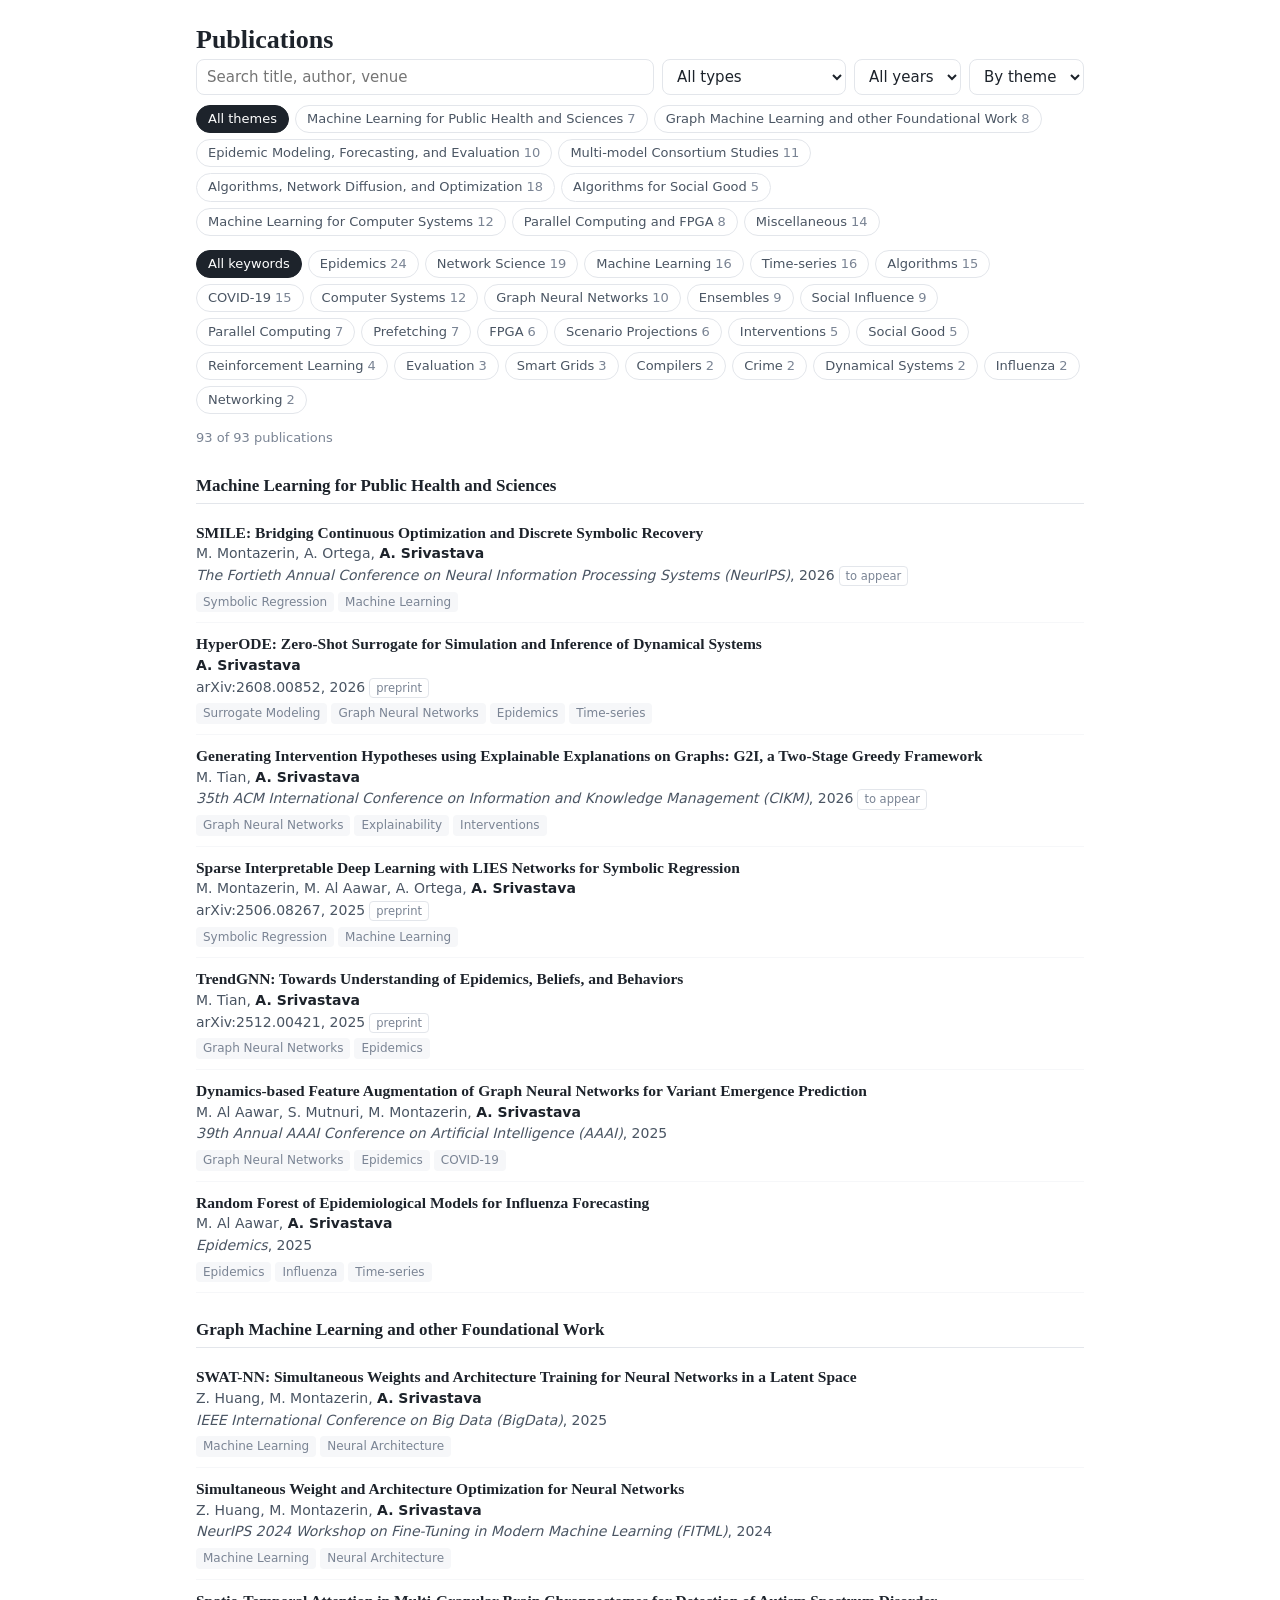
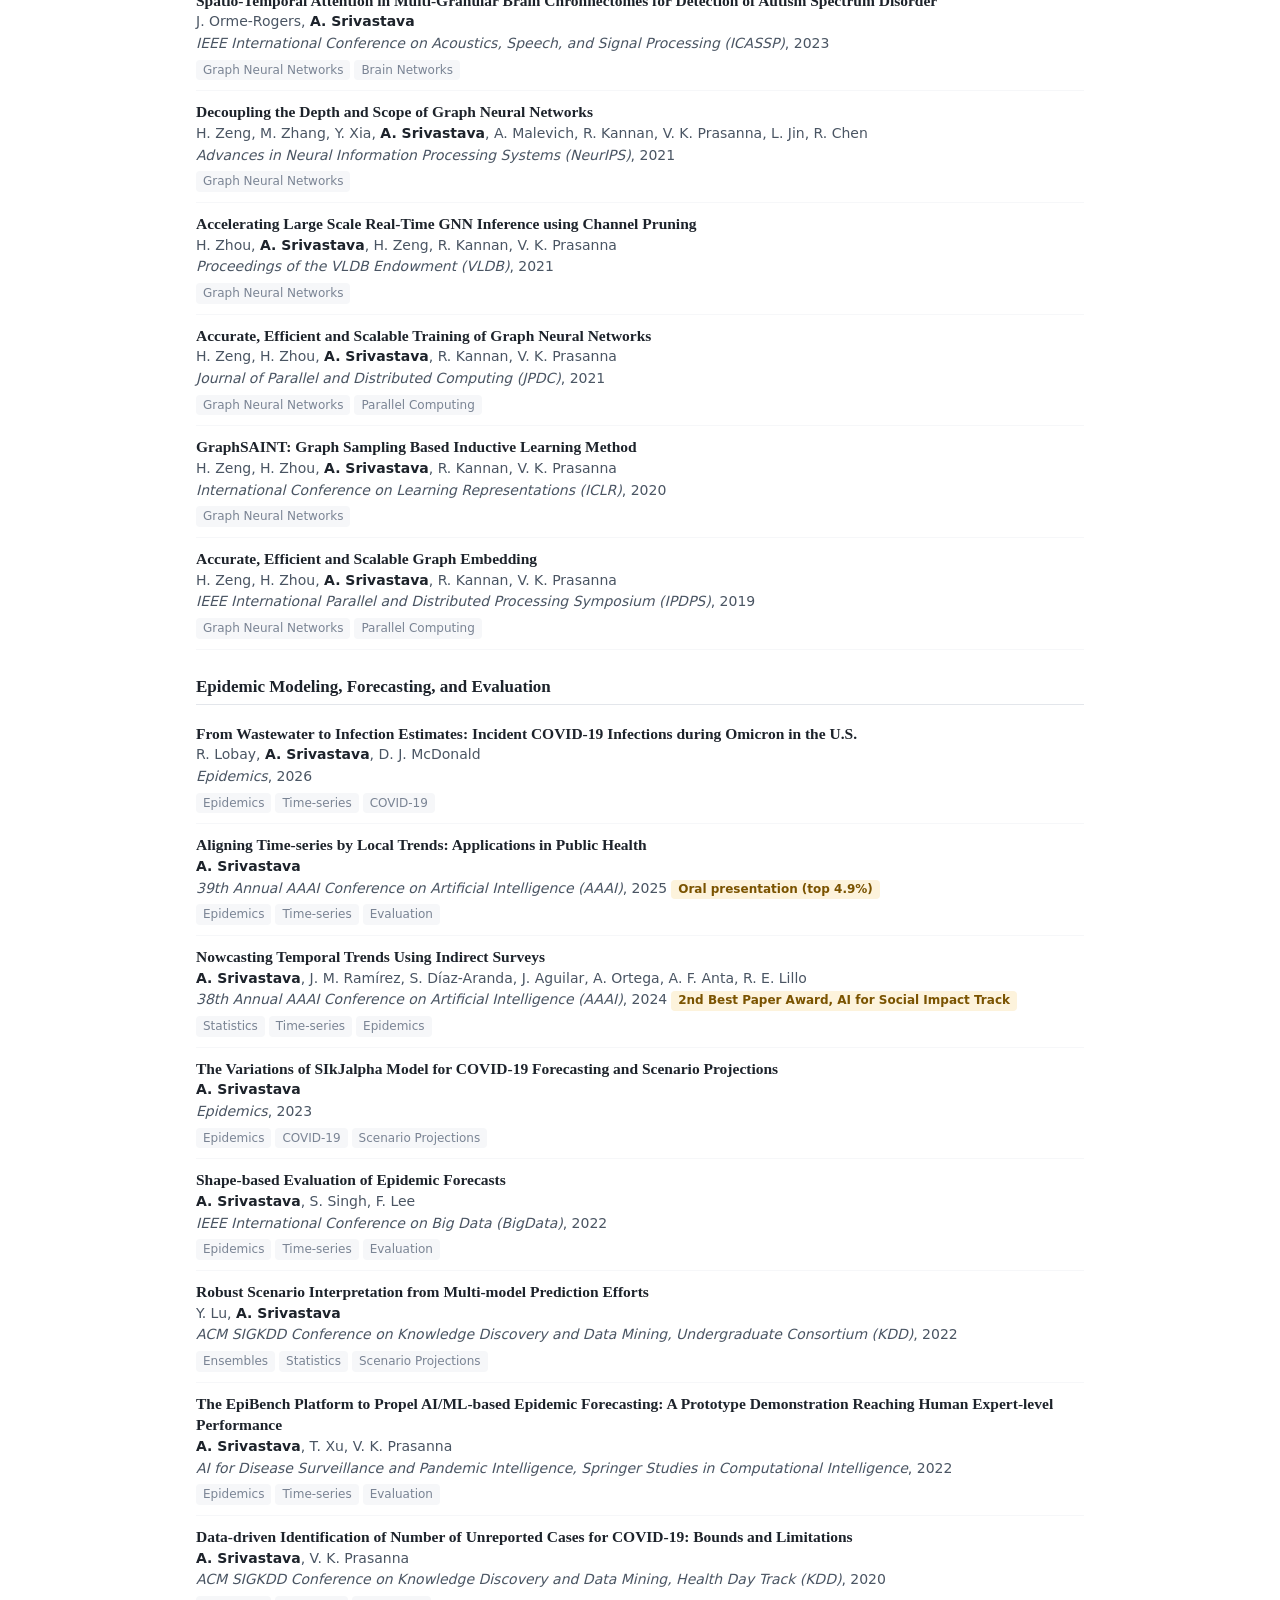
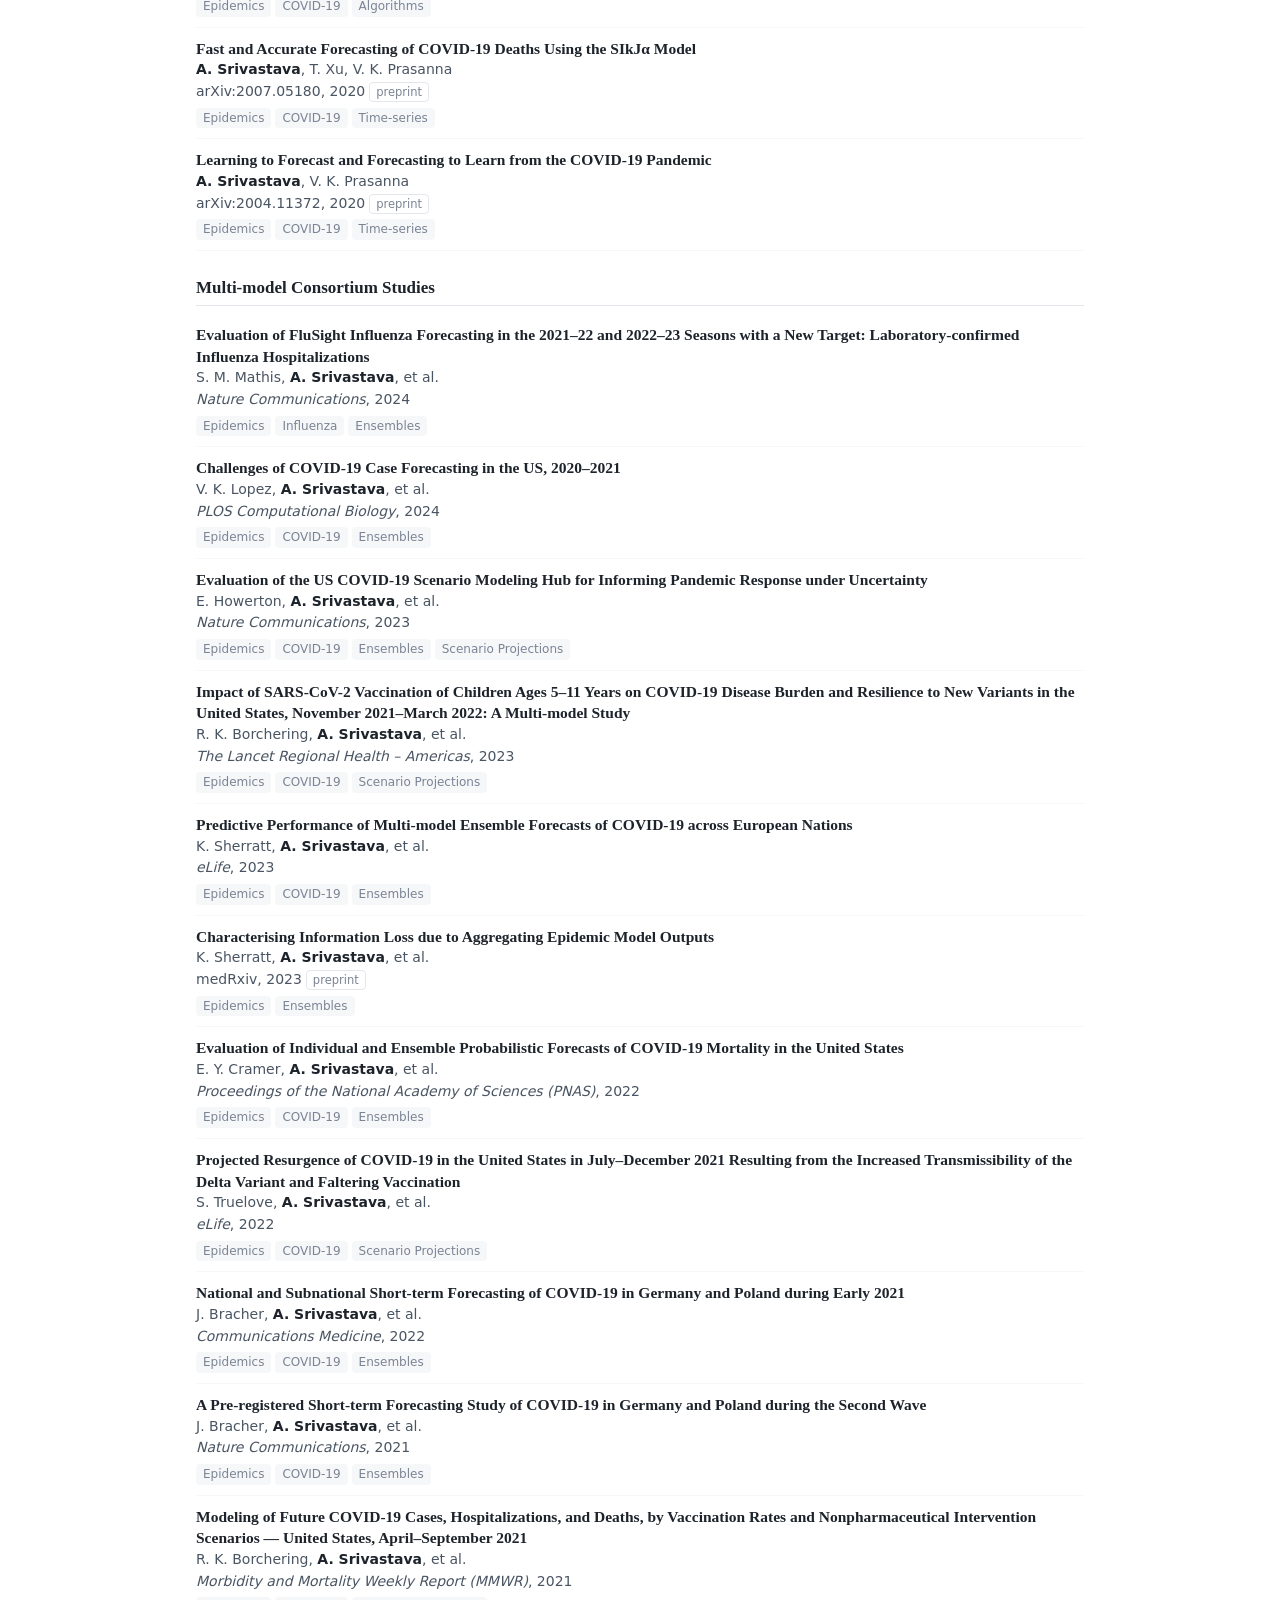
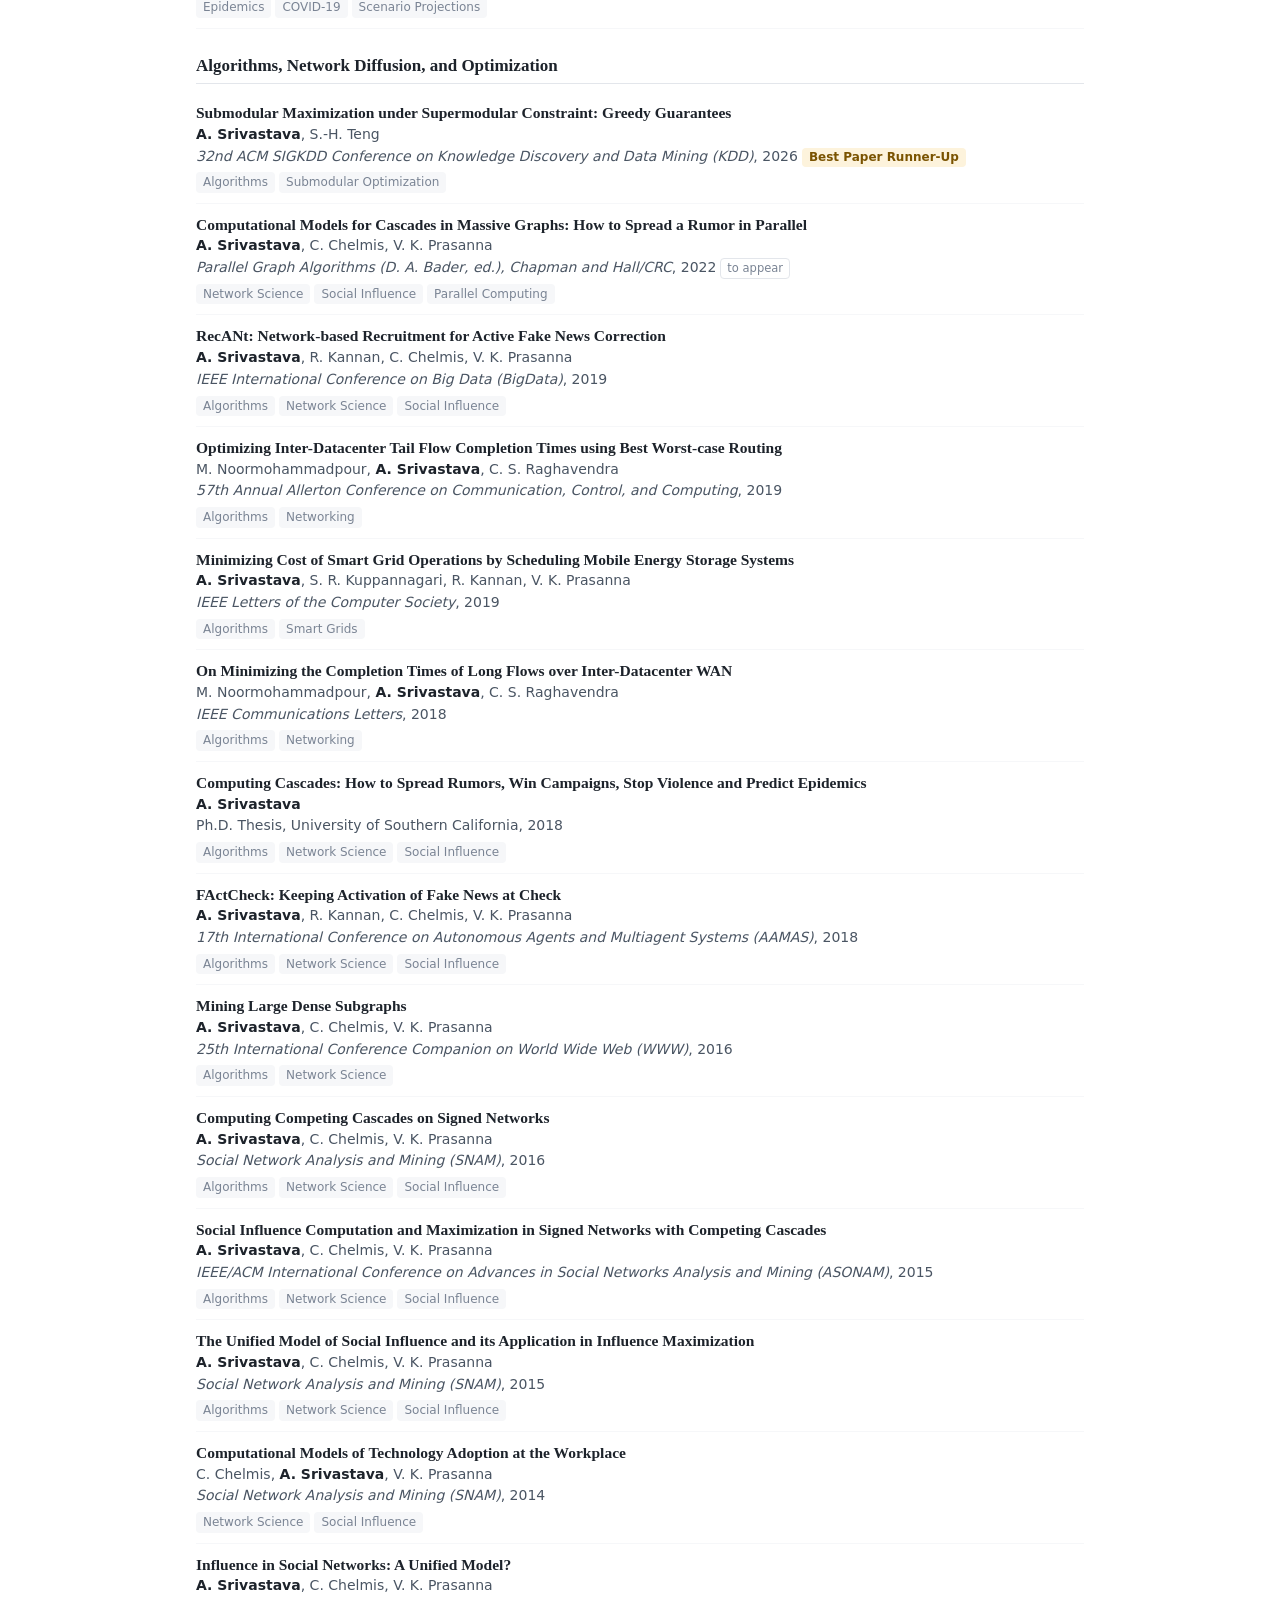
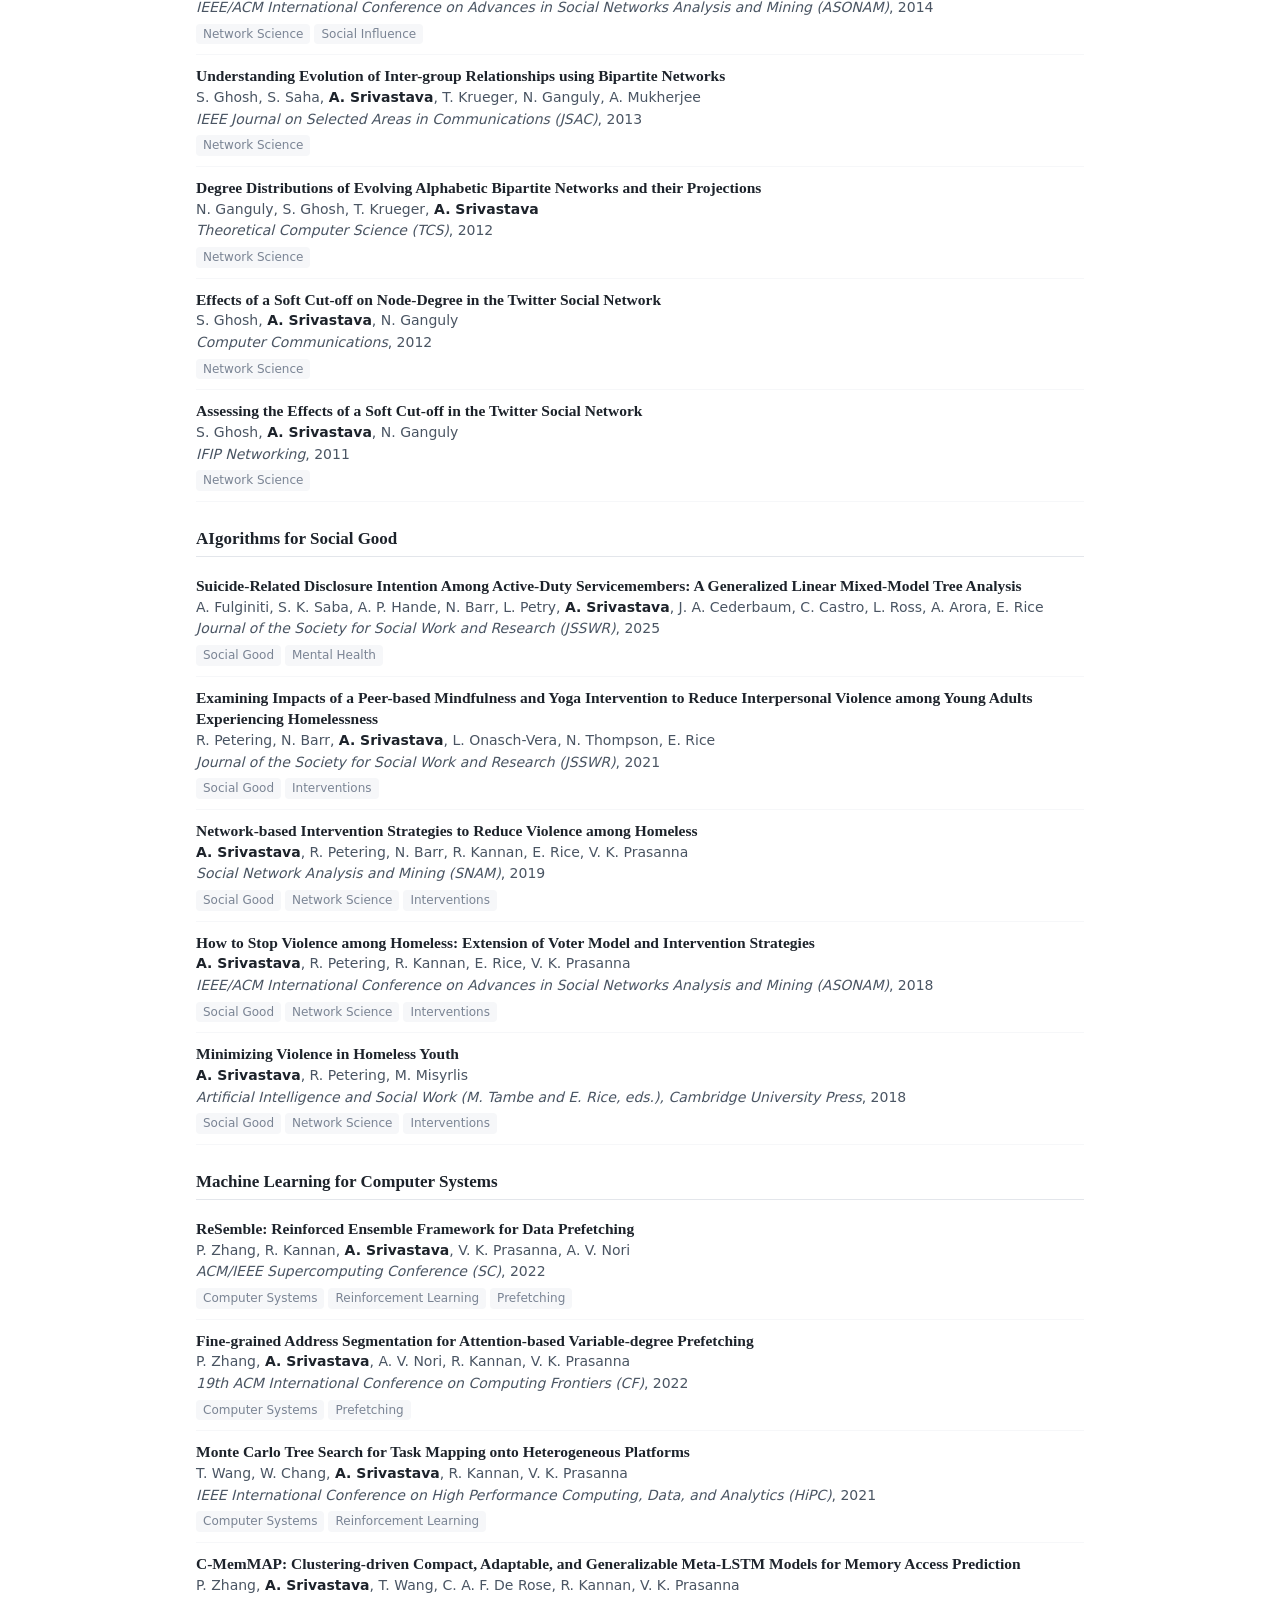
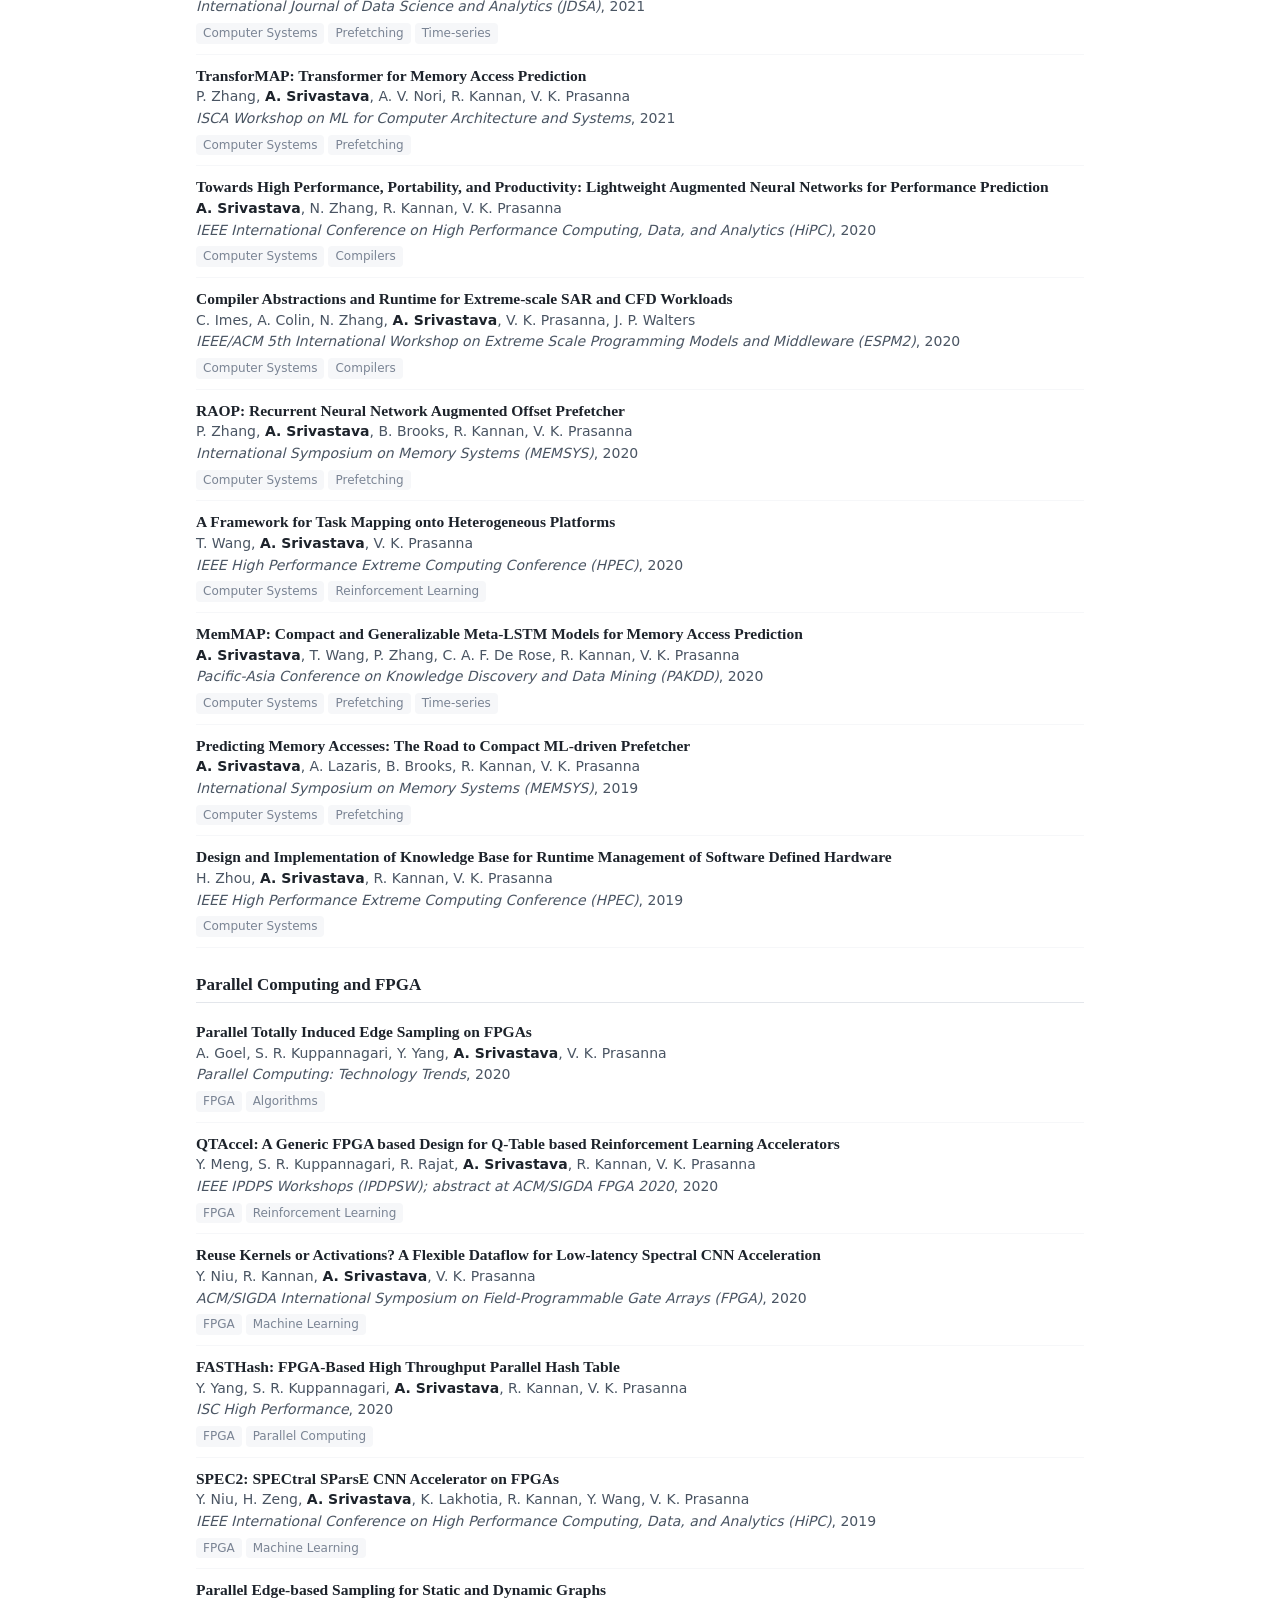
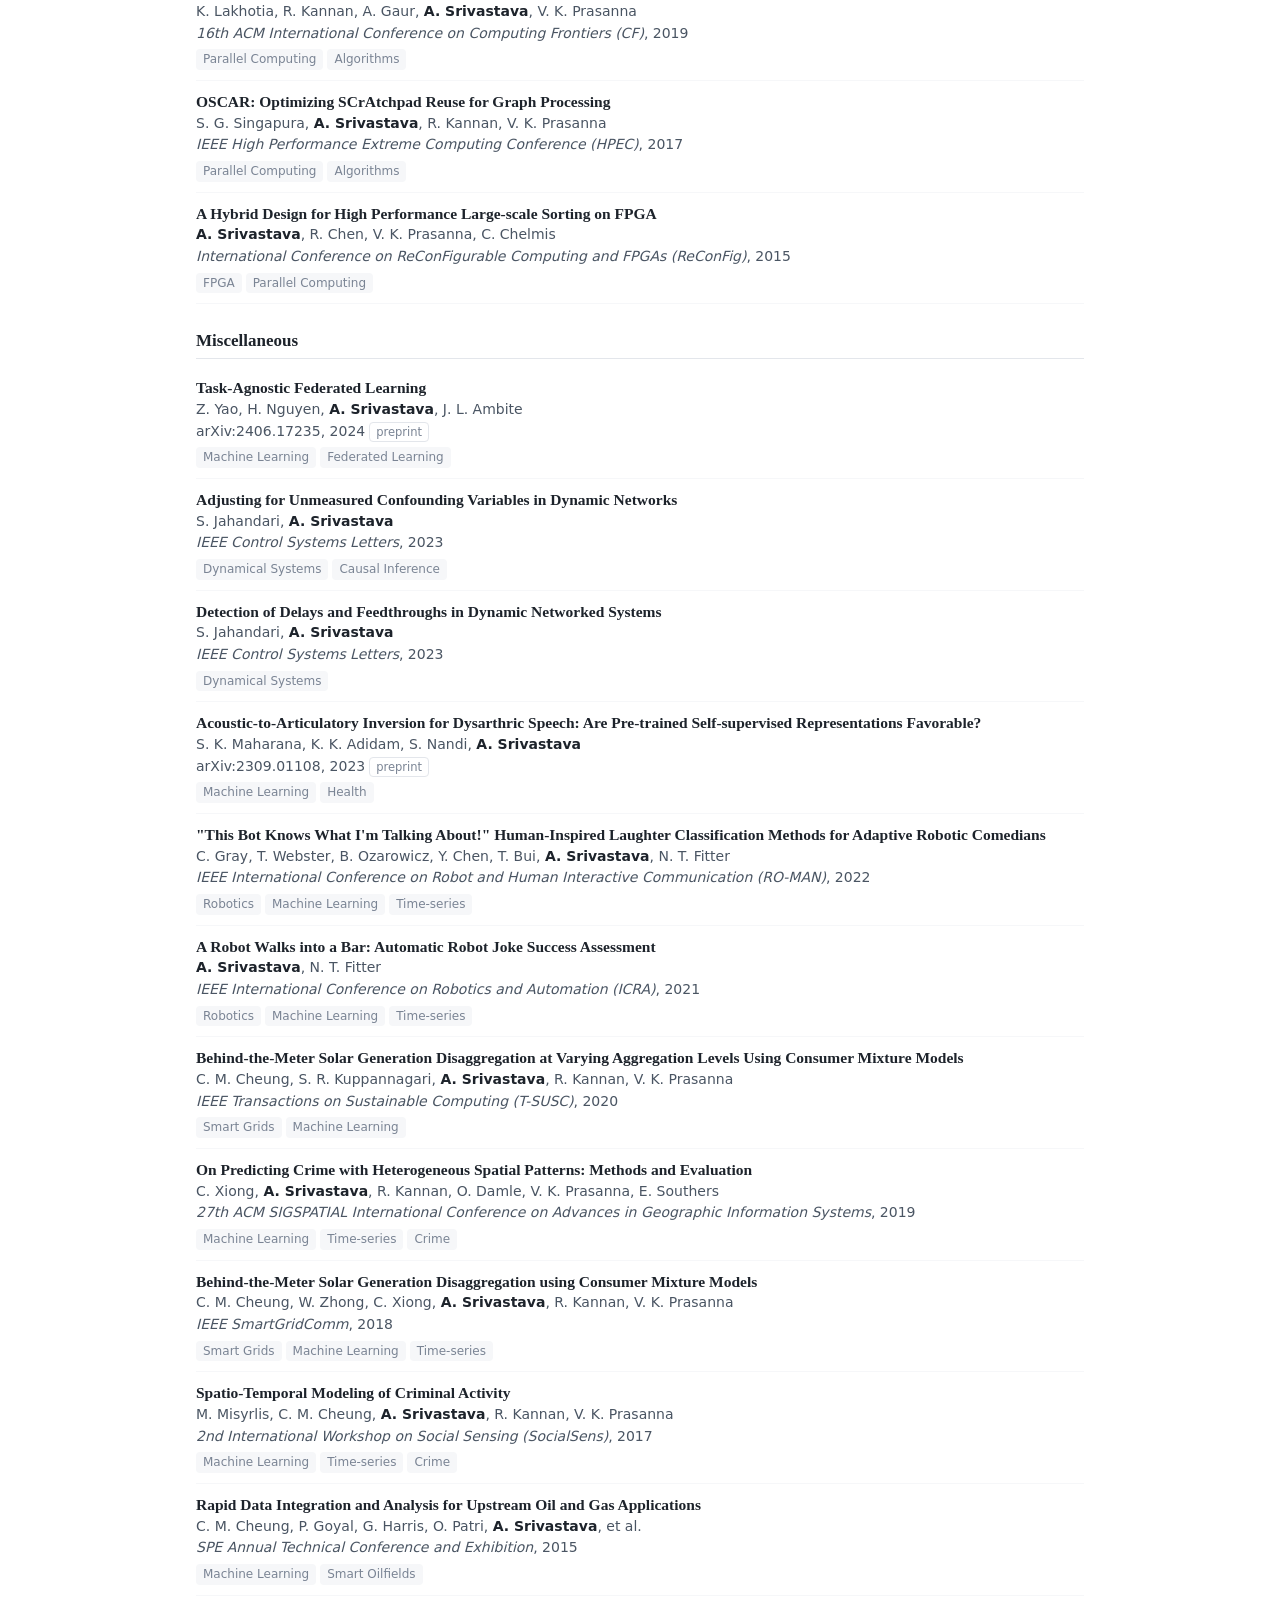
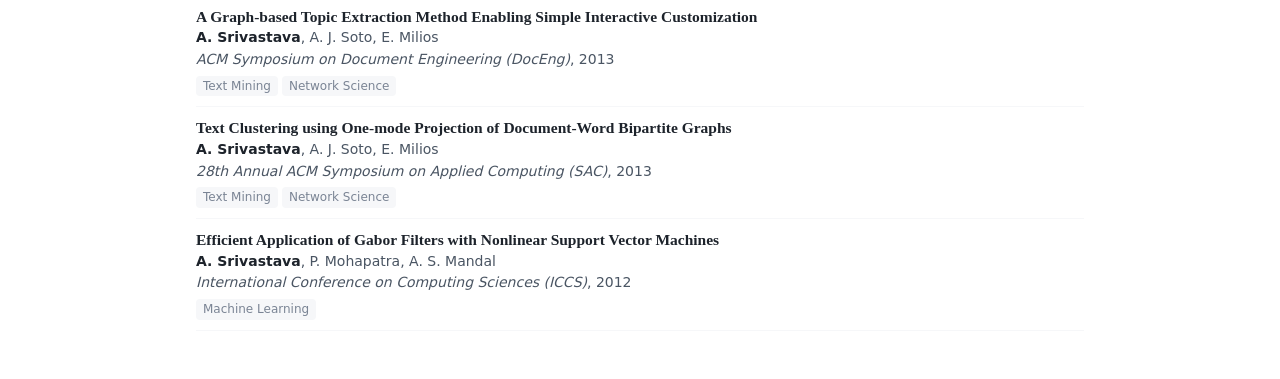
<file: index.html>
<!doctype html>
<html lang="en">
<head>
<meta charset="utf-8">
<meta name="viewport" content="width=device-width, initial-scale=1">
<title>Publications — Ajitesh Srivastava</title>
<link rel="stylesheet" href="assets/style.css">
</head>
<body>
<main class="pubs">
  <div class="pubs-head">
    <h1>Publications</h1>
  </div>
  <div class="toolbar">
    <input type="search" id="q" placeholder="Search title, author, venue" aria-label="Search publications">
    <select id="type" aria-label="Type"><option value="">All types</option></select>
    <select id="year" aria-label="Year"><option value="">All years</option></select>
    <select id="group" aria-label="Group by">
      <option value="category">By theme</option>
      <option value="year">By year</option>
      <option value="type">By type</option>
    </select>
  </div>
  <div class="chips" id="cats" aria-label="Themes"></div>
  <div class="chips" id="kws" aria-label="Keywords"></div>
  <p class="count" id="count"></p>
  <div id="list"></div>
</main>
<script src="assets/common.js"></script>
<script>
(async function () {
  const K = window.CVKit;
  const params = new URLSearchParams(location.search);
  if (params.get("embed") === "1") document.body.classList.add("embed");
  const $ = (id) => document.getElementById(id);
  let data;
  try { data = await K.loadJSON("data/pubs.json"); }
  catch (e) { $("list").innerHTML = '<p class="empty">' + K.esc(e.message) + "</p>"; return; }

  const pubs = data.publications;
  const hl = (data.owner && data.owner.highlight) || [];
  const state = {
    q: params.get("q") || "",
    cat: params.get("category") || "",
    kw: params.get("keyword") || "",
    type: params.get("type") || "",
    year: params.get("year") || "",
    group: params.get("group") || "category",
  };

  (data.types || []).forEach((t) => { if (pubs.some((p) => p.type === t)) $("type").add(new Option(K.TYPE_LABELS[t] || t, t)); });
  Array.from(new Set(pubs.map((p) => p.year))).sort((a, b) => b - a).forEach((y) => $("year").add(new Option(y, y)));
  $("q").value = state.q; $("type").value = state.type; $("year").value = String(state.year); $("group").value = state.group;

  function matches(p, skip) {
    if (skip !== "cat" && state.cat && p.category !== state.cat) return false;
    if (skip !== "kw" && state.kw && !(p.keywords || []).includes(state.kw)) return false;
    if (state.type && p.type !== state.type) return false;
    if (state.year && String(p.year) !== String(state.year)) return false;
    if (state.q) {
      const hay = [p.title, p.venue, (p.authors || []).join(" "), (p.keywords || []).join(" "), p.award, p.year].join(" ").toLowerCase();
      if (!state.q.toLowerCase().split(/\s+/).every((w) => hay.includes(w))) return false;
    }
    return true;
  }

  function chips(el, items, current, onPick) {
    el.innerHTML = "";
    const all = document.createElement("button");
    all.className = "chip"; all.type = "button"; all.textContent = el.id === "cats" ? "All themes" : "All keywords";
    all.setAttribute("aria-pressed", String(!current)); all.onclick = () => onPick("");
    el.appendChild(all);
    items.forEach(([name, n]) => {
      const b = document.createElement("button");
      b.className = "chip"; b.type = "button"; b.setAttribute("aria-pressed", String(current === name));
      b.innerHTML = K.esc(name) + '<span class="n">' + n + "</span>";
      b.onclick = () => onPick(current === name ? "" : name);
      el.appendChild(b);
    });
  }

  function pubHTML(p) {
    const title = p.url ? '<a href="' + K.esc(p.url) + '" target="_blank" rel="noopener">' + K.esc(p.title) + "</a>" : K.esc(p.title);
    const plain = p.type === "preprint" || p.type === "thesis";
    const status = p.status && p.status !== "published" ? '<span class="badge">' + K.esc(p.status === "accepted" ? "to appear" : p.status) + "</span>" : "";
    const award = p.award ? '<span class="award">' + K.esc(p.award) + "</span>" : "";
    const tags = (p.keywords || []).map((k) => '<button type="button" class="tag" data-kw="' + K.esc(k) + '">' + K.esc(k) + "</button>").join("");
    return '<article class="pub"><div class="pub-title">' + title + "</div>" +
      '<div class="pub-authors">' + K.fmtAuthors(p.authors, hl, "html") + "</div>" +
      '<div class="pub-venue">' + (plain ? K.esc(p.venue) : "<em>" + K.esc(p.venue) + "</em>") + ", " + p.year + status + award + "</div>" +
      (tags ? '<div class="pub-tags">' + tags + "</div>" : "") + "</article>";
  }

  function render() {
    const catCounts = new Map();
    pubs.filter((p) => matches(p, "cat")).forEach((p) => catCounts.set(p.category, (catCounts.get(p.category) || 0) + 1));
    chips($("cats"), (data.categories || []).filter((c) => catCounts.has(c) || c === state.cat).map((c) => [c, catCounts.get(c) || 0]), state.cat, (v) => { state.cat = v; render(); });
    const kwItems = K.allKeywords(pubs.filter((p) => matches(p, "kw")));
    chips($("kws"), kwItems.slice(0, 24), state.kw, (v) => { state.kw = v; render(); });

    const shown = pubs.filter((p) => matches(p));
    $("count").textContent = shown.length + " of " + pubs.length + " publications";
    const groups = K.groupPubs(Object.assign({}, data, { publications: shown }), state.group, "newest");
    $("list").innerHTML = shown.length
      ? groups.map((g) => '<section class="group"><h2>' + K.esc(g.title) + "</h2>" + g.items.map(pubHTML).join("") + "</section>").join("")
      : '<p class="empty">No publications match these filters.</p>';
    $("list").querySelectorAll(".tag").forEach((t) => (t.onclick = () => { state.kw = t.dataset.kw; render(); window.scrollTo({ top: 0, behavior: "smooth" }); }));
  }

  $("q").oninput = (e) => { state.q = e.target.value.trim(); render(); };
  $("type").onchange = (e) => { state.type = e.target.value; render(); };
  $("year").onchange = (e) => { state.year = e.target.value; render(); };
  $("group").onchange = (e) => { state.group = e.target.value; render(); };
  render();
})();
</script>
</body>
</html>
</file>
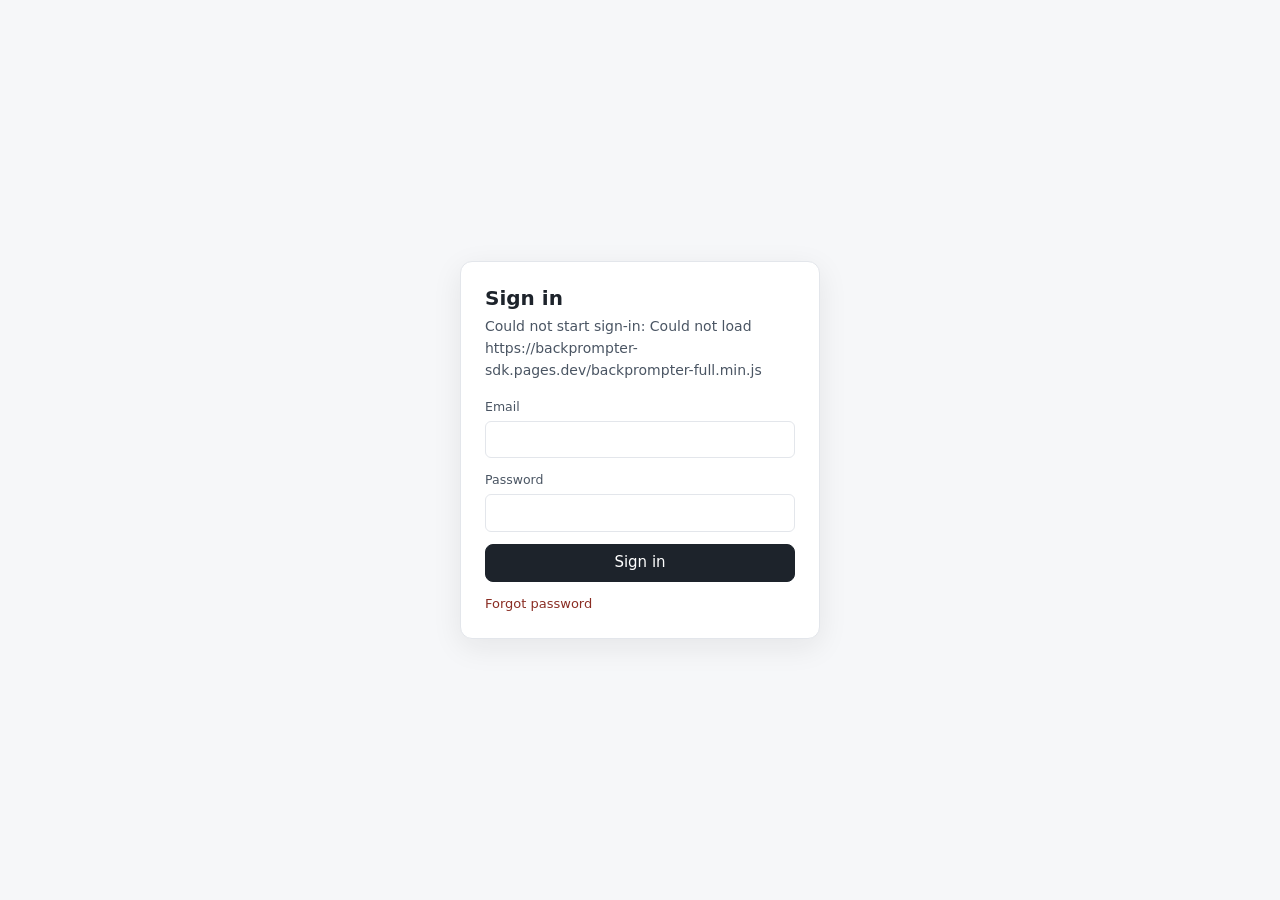
<file: cv.html>
<!doctype html>
<html lang="en">
<head>
<meta charset="utf-8">
<meta name="viewport" content="width=device-width, initial-scale=1">
<meta name="robots" content="noindex">
<title>CV — Ajitesh Srivastava</title>
<link rel="stylesheet" href="assets/style.css">
<link rel="stylesheet" href="editor/admin.css">
</head>
<body>
<div class="cv-bar">
  <span class="spacer" id="stamp"></span>
  <button class="btn" id="md" type="button">Download Markdown</button>
  <button class="btn primary" id="pdf" type="button">Save as PDF</button>
  <button class="btn" id="out" type="button">Sign out</button>
</div>
<main class="cv" id="cv"><p>Loading…</p></main>
<script src="editor/config.js"></script>
<script src="editor/auth.js"></script>
<script src="editor/marked.umd.js"></script>
<script src="assets/common.js"></script>
<script>
window.CVAuth.start(async function () {
  const K = window.CVKit;
  document.getElementById("out").onclick = () => window.CVAuth.signOut();
  let cv, pubs;
  try { [cv, pubs] = await Promise.all([window.CVAuth.loadDoc("cv"), K.loadJSON("data/pubs.json")]); }
  catch (e) { document.getElementById("cv").textContent = "Could not load: " + e.message; return; }
  if (!cv) { document.getElementById("cv").innerHTML = '<p>No CV is stored yet. Open the <a href="editor.html">editor</a> and load cv.json in Import and export.</p>'; return; }
  document.getElementById("cv").innerHTML = K.cvHTML(cv, pubs);
  const name = (cv.profile && cv.profile.name) || "CV";
  document.title = "CV — " + name;
  document.getElementById("stamp").textContent = "Generated " + new Date().toLocaleDateString(undefined, { year: "numeric", month: "long", day: "numeric" });
  document.getElementById("pdf").onclick = () => window.print();
  document.getElementById("md").onclick = () => {
    const blob = new Blob([K.cvMarkdown(cv, pubs)], { type: "text/markdown" });
    const a = document.createElement("a");
    a.href = URL.createObjectURL(blob); a.download = name.replace(/\s+/g, "_") + "_CV.md"; a.click();
    setTimeout(() => URL.revokeObjectURL(a.href), 1000);
  };
});
</script>
</body>
</html>
</file>
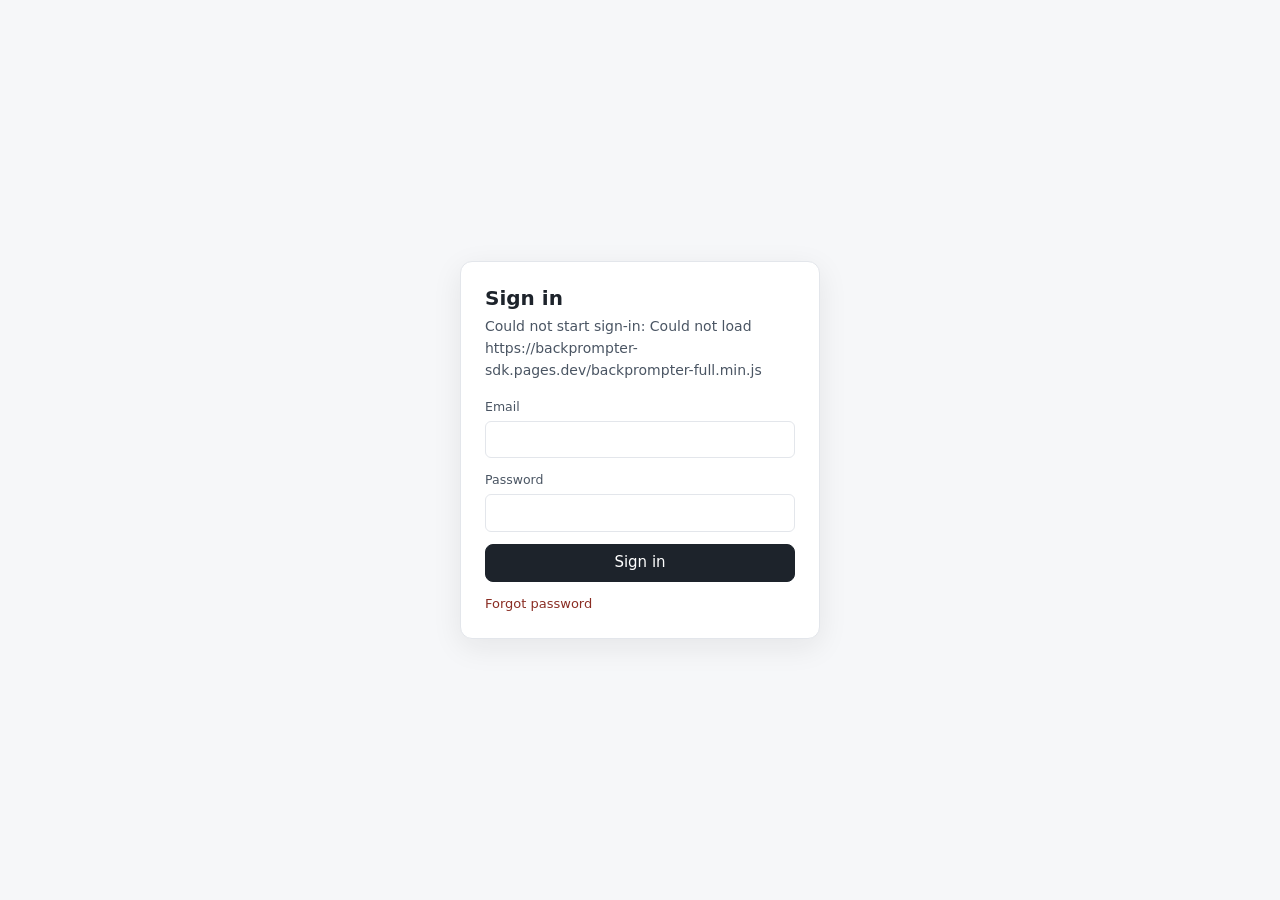
<file: editor.html>
<!doctype html>
<html lang="en">
<head>
<meta charset="utf-8">
<meta name="viewport" content="width=device-width, initial-scale=1">
<meta name="robots" content="noindex">
<title>CV Editor</title>
<link rel="stylesheet" href="assets/style.css">
<link rel="stylesheet" href="editor/admin.css">
</head>
<body class="admin">
<header class="topbar">
  <h1>CV Editor</h1>
  <span class="status" id="status">Loading…</span>
  <a class="btn" href="cv.html" target="_blank" rel="noopener" style="display:inline-flex;align-items:center">CV page</a>
  <button class="btn" id="previewBtn" type="button">Preview CV</button>
  <button class="btn primary" id="saveBtn" type="button" disabled>Save</button>
  <button class="btn" id="signOutBtn" type="button">Sign out</button>
</header>
<nav class="tabs" role="tablist">
  <button role="tab" data-tab="pubs" aria-selected="true">Publications</button>
  <button role="tab" data-tab="cv">CV sections</button>
  <button role="tab" data-tab="themes">Themes and keywords</button>
  <button role="tab" data-tab="io">Import and export</button>
  <button role="tab" data-tab="settings">Settings</button>
</nav>
<main class="wrap" id="main"></main>
<script src="editor/config.js"></script>
<script src="editor/auth.js"></script>
<script src="editor/marked.umd.js"></script>
<script src="assets/common.js"></script>
<script src="editor/admin.js"></script>
</body>
</html>
</file>
<file: assets/style.css>
:root {
  --ink: #1d232b;
  --ink-2: #4a5563;
  --ink-3: #7a8494;
  --line: #e3e6eb;
  --bg: #ffffff;
  --bg-2: #f6f7f9;
  --accent: #b03a2e;
  --accent-ink: #8a2d23;
  --gold-bg: #fdf3dc;
  --gold-ink: #7a5300;
  --ok: #1f7a4d;
  --warn: #9a6200;
  --radius: 8px;
  --sans: "Inter", system-ui, -apple-system, "Segoe UI", Roboto, Helvetica, Arial, sans-serif;
  --serif: "Source Serif 4", "Charter", "Georgia", "Times New Roman", serif;
}
* { box-sizing: border-box; }
html, body { margin: 0; background: var(--bg); color: var(--ink); }
body { font: 15px/1.55 var(--sans); }
a { color: var(--accent-ink); text-decoration: none; }
a:hover { text-decoration: underline; }
button, input, select, textarea { font: inherit; color: inherit; }

/* ---------- Publication list ---------- */
.pubs { max-width: 920px; margin: 0 auto; padding: 24px 16px 48px; }
.pubs-head h1 { font: 600 26px/1.2 var(--serif); margin: 0 0 4px; }
.pubs-head p { margin: 0 0 18px; color: var(--ink-2); }
.toolbar { display: grid; grid-template-columns: 1fr auto auto auto; gap: 8px; align-items: center; margin-bottom: 10px; }
.toolbar input[type=search], .toolbar select {
  height: 36px; border: 1px solid var(--line); border-radius: var(--radius); padding: 0 10px; background: var(--bg);
}
.toolbar input[type=search] { min-width: 0; }
.chips { display: flex; flex-wrap: wrap; gap: 6px; margin: 6px 0 14px; }
.chip {
  border: 1px solid var(--line); background: var(--bg); border-radius: 999px; padding: 3px 11px; font-size: 13px;
  cursor: pointer; color: var(--ink-2);
}
.chip:hover { border-color: var(--ink-3); }
.chip[aria-pressed=true] { background: var(--ink); color: #fff; border-color: var(--ink); }
.chip .n { color: var(--ink-3); margin-left: 4px; font-variant-numeric: tabular-nums; }
.chip[aria-pressed=true] .n { color: #c9ced6; }
.count { color: var(--ink-3); font-size: 13px; margin: 0 0 8px; }
.group h2 { font: 600 17px/1.3 var(--serif); margin: 26px 0 8px; padding-bottom: 6px; border-bottom: 1px solid var(--line); }
.pub { padding: 10px 0; border-bottom: 1px solid var(--bg-2); }
.pub-title { font: 600 15.5px/1.4 var(--serif); }
.pub-title a { color: var(--ink); }
.pub-title a:hover { color: var(--accent-ink); }
.pub-authors { color: var(--ink-2); font-size: 14px; }
.pub-authors strong { color: var(--ink); font-weight: 600; }
.pub-venue { color: var(--ink-2); font-size: 14px; }
.pub-venue em { font-style: italic; }
.pub-tags { display: flex; flex-wrap: wrap; gap: 4px; margin-top: 5px; }
.tag { font-size: 12px; color: var(--ink-3); background: var(--bg-2); border-radius: 4px; padding: 1px 7px; cursor: pointer; border: 0; }
.tag:hover { color: var(--ink); }
.award { display: inline-block; font: 600 12px/1.6 var(--sans); background: var(--gold-bg); color: var(--gold-ink); border-radius: 4px; padding: 0 7px; margin-left: 4px; }
.badge { display: inline-block; font: 500 11.5px/1.6 var(--sans); border: 1px solid var(--line); color: var(--ink-3); border-radius: 4px; padding: 0 6px; margin-left: 4px; text-transform: lowercase; }
.empty { color: var(--ink-3); padding: 24px 0; }
body.embed .pubs-head { display: none; }
body.embed .pubs { padding-top: 8px; }

@media (max-width: 640px) {
  .toolbar { grid-template-columns: 1fr 1fr; }
  .toolbar input[type=search] { grid-column: 1 / -1; }
}

/* ---------- CV page ---------- */
.cv-bar { position: sticky; top: 0; z-index: 2; display: flex; gap: 8px; justify-content: flex-end; align-items: center; padding: 10px 16px; background: rgba(255,255,255,.94); border-bottom: 1px solid var(--line); }
.cv-bar .spacer { flex: 1; color: var(--ink-3); font-size: 13px; }
.btn { height: 34px; padding: 0 14px; border-radius: var(--radius); border: 1px solid var(--line); background: var(--bg); cursor: pointer; white-space: nowrap; }
.btn:hover { border-color: var(--ink-3); }
.btn.primary { background: var(--ink); color: #fff; border-color: var(--ink); }
.btn.primary:hover { background: #000; }
.btn.danger { color: var(--accent-ink); }
.btn:disabled { opacity: .45; cursor: default; }
.cv { max-width: 820px; margin: 0 auto; padding: 32px 16px 64px; font: 15px/1.5 var(--serif); }
.cv-head { border-bottom: 2px solid var(--ink); padding-bottom: 12px; margin-bottom: 8px; }
.cv-head h1 { font: 600 30px/1.15 var(--serif); margin: 0 0 4px; letter-spacing: .2px; }
.cv-role { margin: 0; font-size: 16px; }
.cv-contact { margin: 4px 0 0; font: 13.5px/1.5 var(--sans); color: var(--ink-2); }
.cv-sec h2 { font: 600 13px/1.3 var(--sans); text-transform: uppercase; letter-spacing: 1.2px; color: var(--accent-ink); margin: 26px 0 8px; padding-bottom: 4px; border-bottom: 1px solid var(--line); }
.cv-sec h3 { font: 600 15px/1.3 var(--serif); margin: 16px 0 6px; }
.cv-sec ol, .cv-sec ul { margin: 4px 0 8px; padding-left: 26px; }
.cv-sec li { margin: 3px 0; }
.cv-sec p { margin: 6px 0; }
.cv-sec table { border-collapse: collapse; width: 100%; font-size: 14px; margin: 6px 0; }
.cv-sec th, .cv-sec td { text-align: left; vertical-align: top; padding: 4px 8px 4px 0; border-bottom: 1px solid var(--bg-2); }
.cv-sec th { font: 600 12px/1.4 var(--sans); color: var(--ink-3); text-transform: uppercase; letter-spacing: .5px; border-bottom-color: var(--line); }
.cv-sec td:first-child { white-space: nowrap; }
.cv .award { font-size: 11px; }

@media print {
  @page { margin: 0.7in 0.75in; }
  .cv-bar { display: none; }
  .cv { padding: 0; max-width: none; font-size: 10.5pt; }
  .cv a { color: inherit; }
  .cv-sec h2 { break-after: avoid; }
  .cv-sec h3 { break-after: avoid; }
  .cv-sec li, .cv-sec tr { break-inside: avoid; }
  .cv .award { background: none; color: inherit; padding: 0; font-weight: 700; }
}
</file>
<file: editor/admin.css>
body.admin { background: var(--bg-2); }
.topbar { position: sticky; top: 0; z-index: 5; display: flex; align-items: center; gap: 10px; padding: 10px 16px; background: var(--bg); border-bottom: 1px solid var(--line); }
.topbar h1 { font: 600 16px/1 var(--sans); margin: 0 12px 0 0; white-space: nowrap; }
.topbar .status { flex: 1; font-size: 13px; color: var(--ink-3); min-width: 0; overflow: hidden; text-overflow: ellipsis; white-space: nowrap; }
.topbar .status.dirty { color: var(--warn); }
.topbar .status.ok { color: var(--ok); }
.topbar .status.err { color: var(--accent-ink); }
.tabs { display: flex; gap: 2px; padding: 0 16px; background: var(--bg); border-bottom: 1px solid var(--line); overflow-x: auto; }
.tabs button { border: 0; background: none; padding: 10px 12px; cursor: pointer; color: var(--ink-2); border-bottom: 2px solid transparent; white-space: nowrap; }
.tabs button[aria-selected=true] { color: var(--ink); border-bottom-color: var(--accent); font-weight: 600; }
.wrap { max-width: 1240px; margin: 0 auto; padding: 16px; }
.panel { background: var(--bg); border: 1px solid var(--line); border-radius: var(--radius); padding: 16px; margin-bottom: 16px; }
.panel h2 { font: 600 15px/1.3 var(--sans); margin: 0 0 4px; }
.panel .hint { color: var(--ink-3); font-size: 13px; margin: 0 0 12px; }
.row { display: flex; gap: 8px; align-items: center; flex-wrap: wrap; }
.grid2 { display: grid; grid-template-columns: 1fr 1fr; gap: 10px 14px; }
.grid3 { display: grid; grid-template-columns: repeat(3, 1fr); gap: 10px 14px; }
label.f { display: flex; flex-direction: column; gap: 4px; font-size: 12.5px; color: var(--ink-2); font-weight: 500; }
label.f.span2 { grid-column: span 2; }
label.f.span3 { grid-column: 1 / -1; }
.f input, .f select, .f textarea, input.inp, select.inp, textarea.inp {
  border: 1px solid var(--line); border-radius: 6px; padding: 7px 9px; background: var(--bg); font-size: 14px; color: var(--ink); font-weight: 400;
}
.f textarea, textarea.inp { resize: vertical; min-height: 70px; font-family: ui-monospace, SFMono-Regular, Menlo, Consolas, monospace; font-size: 13px; line-height: 1.45; }
.f input:focus, .f select:focus, .f textarea:focus, .inp:focus { outline: 2px solid #c9d4e6; border-color: #8ea3c7; }

/* publications */
.pubgrid { display: grid; grid-template-columns: minmax(0, 1fr) 440px; gap: 16px; align-items: start; }
.listhead { display: grid; grid-template-columns: 1fr 220px auto; gap: 8px; margin-bottom: 10px; }
.ptable { width: 100%; border-collapse: collapse; font-size: 13.5px; }
.ptable th { text-align: left; font: 600 11.5px/1.3 var(--sans); text-transform: uppercase; letter-spacing: .5px; color: var(--ink-3); padding: 6px 8px; border-bottom: 1px solid var(--line); position: sticky; top: 0; background: var(--bg); }
.ptable td { padding: 7px 8px; border-bottom: 1px solid var(--bg-2); vertical-align: top; }
.ptable tr { cursor: pointer; }
.ptable tbody tr:hover { background: #fafbfc; }
.ptable tr.sel { background: #eef2f8; }
.ptable .t { font-weight: 500; color: var(--ink); }
.ptable .a { color: var(--ink-3); font-size: 12.5px; }
.ptable .y { font-variant-numeric: tabular-nums; color: var(--ink-2); white-space: nowrap; }
.ptable .c { color: var(--ink-2); font-size: 12.5px; }
.tablewrap { max-height: calc(100vh - 230px); overflow: auto; border: 1px solid var(--line); border-radius: 6px; }
.pill { display: inline-block; font-size: 11px; border-radius: 4px; padding: 0 6px; margin: 2px 4px 0 0; border: 1px solid var(--line); color: var(--ink-3); }
.pill.gold { background: var(--gold-bg); color: var(--gold-ink); border-color: transparent; }
.pill.warn { color: var(--warn); border-color: #ecd9b0; }
.editor { position: sticky; top: 108px; max-height: calc(100vh - 124px); overflow: auto; }
.editor .actions { display: flex; gap: 8px; justify-content: space-between; margin-top: 14px; flex-wrap: wrap; }
.kwbox { display: flex; flex-wrap: wrap; gap: 4px; padding: 5px; border: 1px solid var(--line); border-radius: 6px; min-height: 38px; align-items: center; }
.kwbox .k { background: var(--bg-2); border-radius: 4px; padding: 2px 4px 2px 8px; font-size: 13px; display: inline-flex; align-items: center; gap: 2px; }
.kwbox .k button { border: 0; background: none; cursor: pointer; color: var(--ink-3); padding: 0 4px; font-size: 14px; line-height: 1; }
.kwbox input { border: 0; flex: 1; min-width: 120px; padding: 4px; outline: none; font-size: 14px; }
.preview-line { margin-top: 12px; padding: 10px; background: var(--bg-2); border-radius: 6px; font: 13.5px/1.5 var(--serif); }
.preview-line .award { font-size: 11px; }
.emptyed { color: var(--ink-3); text-align: center; padding: 40px 12px; }

/* sections */
.sec { border: 1px solid var(--line); border-radius: 6px; margin-bottom: 10px; background: var(--bg); }
.sec-h { display: flex; gap: 8px; align-items: center; padding: 8px 10px; border-bottom: 1px solid var(--line); background: #fbfbfc; border-radius: 6px 6px 0 0; }
.sec-h input.title { flex: 1; font-weight: 600; border: 1px solid transparent; background: transparent; padding: 5px 6px; border-radius: 4px; }
.sec-h input.title:hover, .sec-h input.title:focus { border-color: var(--line); background: var(--bg); }
.sec-h .mini { height: 28px; padding: 0 9px; font-size: 13px; }
.sec-b { display: grid; grid-template-columns: 1fr 1fr; gap: 0; }
.sec-b textarea { border: 0; border-right: 1px solid var(--line); min-height: 220px; border-radius: 0 0 0 6px; padding: 10px; }
.sec-b .pv { padding: 4px 14px 10px; font: 14px/1.5 var(--serif); overflow: auto; max-height: 520px; }
.sec-b .pv table { border-collapse: collapse; font-size: 13px; }
.sec-b .pv td, .sec-b .pv th { border-bottom: 1px solid var(--bg-2); padding: 3px 6px 3px 0; text-align: left; vertical-align: top; }
.sec.collapsed .sec-b { display: none; }
.sec.hiddensec .sec-h input.title { color: var(--ink-3); text-decoration: line-through; }

/* lists */
.ltable { width: 100%; border-collapse: collapse; font-size: 14px; }
.ltable td { padding: 6px 6px; border-bottom: 1px solid var(--bg-2); vertical-align: middle; }
.ltable td.n { width: 60px; color: var(--ink-3); text-align: right; font-variant-numeric: tabular-nums; }
.ltable td.act { width: 1%; white-space: nowrap; }
.ltable input { width: 100%; }
.mini { height: 28px; padding: 0 9px; font-size: 13px; }

/* overlay */
.overlay { position: fixed; inset: 0; background: rgba(20, 24, 30, .45); z-index: 20; display: flex; justify-content: center; align-items: flex-start; overflow: auto; padding: 24px 12px; }
.overlay .sheet { background: var(--bg); border-radius: 10px; max-width: 880px; width: 100%; box-shadow: 0 20px 60px rgba(0,0,0,.25); }
.overlay .sheet-h { display: flex; justify-content: space-between; align-items: center; padding: 10px 14px; border-bottom: 1px solid var(--line); }
.toast { position: fixed; bottom: 16px; left: 50%; transform: translateX(-50%); background: var(--ink); color: #fff; padding: 9px 14px; border-radius: 8px; font-size: 14px; z-index: 30; max-width: 90vw; }

@media (max-width: 980px) {
  .pubgrid { grid-template-columns: 1fr; }
  .editor { position: static; max-height: none; }
  .tablewrap { max-height: 50vh; }
  .sec-b { grid-template-columns: 1fr; }
  .sec-b textarea { border-right: 0; border-bottom: 1px solid var(--line); }
}
@media (max-width: 640px) {
  .grid2, .grid3 { grid-template-columns: 1fr; }
  label.f.span2 { grid-column: auto; }
  .listhead { grid-template-columns: 1fr; }
  .topbar h1 { display: none; }
}

/* keep form controls inside their columns */
.grid2 { grid-template-columns: minmax(0, 1fr) minmax(0, 1fr); }
.grid3 { grid-template-columns: repeat(3, minmax(0, 1fr)); }
label.f { min-width: 0; }
.f input, .f select, .f textarea { width: 100%; min-width: 0; }
.editor { overflow-x: hidden; }
.kwbox input { min-width: 80px; }
@media (max-width: 640px) { .grid2, .grid3 { grid-template-columns: minmax(0, 1fr); } }
.pubgrid > * { min-width: 0; }
.listhead { grid-template-columns: minmax(0, 1fr) minmax(0, 220px) auto; }
.listhead .inp { min-width: 0; width: 100%; }
@media (max-width: 640px) { .listhead { grid-template-columns: minmax(0, 1fr); } }

/* sign-in gate */
body.gated > *:not(#gate) { visibility: hidden; }
.gate { position: fixed; inset: 0; z-index: 50; display: flex; align-items: center; justify-content: center; padding: 16px; background: var(--bg-2); }
.gate[hidden] { display: none; }
.gate-card { width: 100%; max-width: 360px; background: var(--bg); border: 1px solid var(--line); border-radius: 12px; padding: 24px; box-shadow: 0 8px 30px rgba(20, 24, 30, .08); }
.gate-card h1 { font: 600 20px/1.2 var(--sans); margin: 0 0 6px; }
.gate-sub { color: var(--ink-2); font-size: 14px; margin: 0 0 16px; }
.gate-sub.err { color: var(--accent-ink); }
.gate-card form { display: flex; flex-direction: column; gap: 12px; }
.gate-card .btn { height: 38px; }
.linkbtn { border: 0; background: none; color: var(--accent-ink); cursor: pointer; padding: 0; font-size: 13px; align-self: flex-start; }
.linkbtn:hover { text-decoration: underline; }
@media print { .gate { display: none; } }

/* bulk assign dialog */
.assign-sheet { display: flex; flex-direction: column; max-height: calc(100vh - 48px); }
.as-tools { display: grid; grid-template-columns: minmax(0, 1fr) minmax(0, 200px) minmax(0, 140px) auto; gap: 8px; padding: 10px 14px; border-bottom: 1px solid var(--line); align-items: center; }
.as-tools .inp { min-width: 0; width: 100%; }
.as-list { overflow: auto; flex: 1; padding: 4px 14px; min-height: 120px; }
.as-row { display: grid; grid-template-columns: 22px minmax(0, 1fr); gap: 8px; padding: 8px 0; border-bottom: 1px solid var(--bg-2); cursor: pointer; align-items: start; }
.as-row input { margin-top: 3px; width: 16px; height: 16px; }
.as-row:hover { background: #fafbfc; }
.as-t { display: block; font-weight: 500; font-size: 14px; color: var(--ink); }
.as-m { display: block; font-size: 12.5px; color: var(--ink-3); }
.as-foot { display: flex; justify-content: space-between; align-items: center; gap: 8px; padding: 10px 14px; border-top: 1px solid var(--line); flex-wrap: wrap; }
.as-foot .hint { margin: 0; }
@media (max-width: 760px) { .as-tools { grid-template-columns: minmax(0, 1fr); } }
.assign-sheet .sheet-h { gap: 8px; }
.assign-sheet .sheet-h > div { min-width: 0; overflow-wrap: anywhere; }
@media (max-width: 760px) {
  .overlay { padding: 8px; }
  .as-tools .row { flex-wrap: wrap; }
}
@media (max-width: 640px) {
  .topbar { flex-wrap: wrap; gap: 6px; }
  .topbar .status { order: 9; flex-basis: 100%; white-space: normal; }
  .topbar .btn { padding: 0 10px; }
}
</file>
